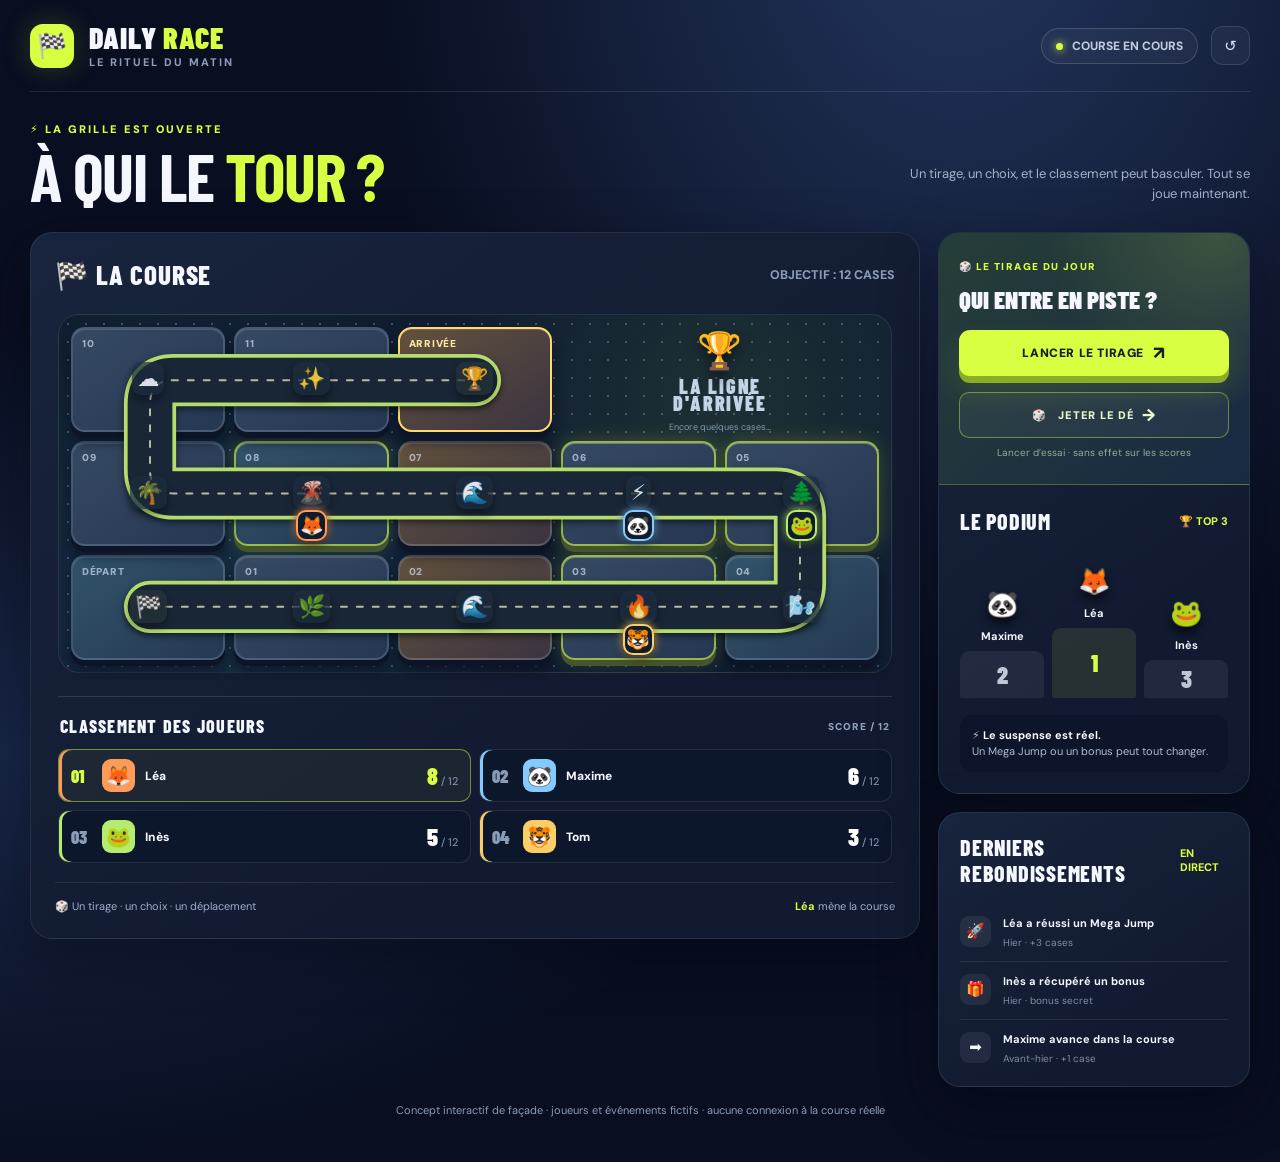
<file: dailyrace-rework-demo.html>
<!doctype html>
<html lang="fr">
<head>
<meta charset="utf-8">
<meta name="viewport" content="width=device-width,initial-scale=1">
<title>Daily Race — proposition de façade</title>
<style>
@import url('https://fonts.googleapis.com/css2?family=Barlow+Condensed:wght@600;700;800;900&family=DM+Sans:wght@400;500;600;700;800&display=swap');
:root{font-family:'DM Sans',system-ui,sans-serif;color:#f5f7ff;background:#090e20;font-size:15px}
*{box-sizing:border-box}body{margin:0;min-height:100vh;background:radial-gradient(ellipse at 75% -10%,#23365e 0,transparent 45%),radial-gradient(ellipse at 0% 65%,#182646 0,transparent 40%),#090e20}button{font:inherit;cursor:pointer}button:disabled{cursor:not-allowed;opacity:.45}button:focus-visible{outline:3px solid #fff;outline-offset:3px}.shell{max-width:1480px;margin:auto;padding:22px 30px 45px}.topbar{display:flex;align-items:center;justify-content:space-between;gap:20px;padding-bottom:22px;border-bottom:1px solid #ffffff1b}.brand{display:flex;align-items:center;gap:15px}.brandmark{display:grid;place-items:center;width:44px;height:44px;border-radius:13px;background:#d9ff43;color:#111c21;font-size:24px;box-shadow:0 0 30px #d9ff4330}.brandname{font-family:'Barlow Condensed',Impact,sans-serif;font-size:30px;letter-spacing:.03em;font-weight:900;line-height:1}.brandname span{color:#d9ff43}.brand small{display:block;color:#8f9bb7;font-size:11px;letter-spacing:.18em;margin-top:3px;font-weight:800}.topright{display:flex;align-items:center;gap:13px}.pill{border:1px solid #ffffff26;background:#ffffff0a;color:#c2cbe0;border-radius:30px;padding:9px 14px;font-size:12px;font-weight:800}.pill i{display:inline-block;width:7px;height:7px;border-radius:50%;background:#d9ff43;margin-right:6px;box-shadow:0 0 8px #d9ff43}.iconbtn{background:#ffffff0b;border:1px solid #ffffff1e;border-radius:12px;color:#dae2f4;width:39px;height:39px}.eyebrow{color:#d9ff43;text-transform:uppercase;font-size:11px;font-weight:900;letter-spacing:.19em}.heading{display:flex;align-items:end;justify-content:space-between;margin:30px 0 25px;gap:15px}.heading h1{font-family:'Barlow Condensed',Impact,sans-serif;font-size:clamp(42px,5.2vw,76px);line-height:.95;text-transform:uppercase;margin:8px 0 0;letter-spacing:-.018em}.heading h1 em{font-style:normal;color:#d9ff43}.heading .sub{color:#a5b1c9;line-height:1.5;margin:8px 0 4px;max-width:350px;text-align:right;font-size:13px}.layout{display:grid;grid-template-columns:minmax(0,1fr) 312px;gap:18px}.left{display:grid;gap:18px}.panel{background:linear-gradient(145deg,#18243d,#111a30 70%);border:1px solid #ffffff17;border-radius:22px;box-shadow:0 18px 55px #03071260;overflow:hidden}.panelhead{padding:20px 24px 0;display:flex;justify-content:space-between;align-items:center;gap:12px}.panelhead h2{font-size:13px;text-transform:uppercase;letter-spacing:.16em;margin:0;color:#b5c2da}.panelhead span{font-size:11px;color:#8594b0;font-weight:800}.arena{min-height:238px;display:grid;grid-template-columns:1fr 245px;position:relative;background:radial-gradient(circle at 36% 50%,#284475aa,transparent 48%),repeating-linear-gradient(115deg,#ffffff02 0 2px,transparent 2px 35px)}.arena:before{content:'';position:absolute;inset:0;pointer-events:none;background:linear-gradient(90deg,transparent,#ffffff05,transparent);transform:skewX(-17deg)}.arena-content{padding:28px 36px 30px;position:relative;z-index:1}.arena-tag{display:inline-block;background:#d9ff43;color:#131c25;border-radius:5px;font-size:10px;letter-spacing:.12em;font-weight:900;padding:7px 9px;text-transform:uppercase}.arena h2{font:900 clamp(34px,4vw,55px)/.96 'Barlow Condensed',Impact,sans-serif;text-transform:uppercase;margin:17px 0 9px}.arena h2 strong{color:#d9ff43}.arena p{color:#abb9d4;font-size:13px;margin:0 0 22px}.primary{border:0;border-radius:11px;background:#d9ff43;color:#172018;padding:15px 26px;font-weight:900;text-transform:uppercase;letter-spacing:.05em;box-shadow:0 7px 0 #8dad29,0 15px 30px #d9ff4322;transition:transform .18s,box-shadow .18s}.primary:hover:not(:disabled){transform:translateY(-3px);box-shadow:0 10px 0 #8dad29,0 17px 35px #d9ff4340}.primary:active:not(:disabled){transform:translateY(5px);box-shadow:0 2px 0 #8dad29}.arena-art{display:grid;place-items:center;position:relative}.arena-art:after{content:'';position:absolute;width:195px;height:195px;border:1px dashed #d9ff4350;border-radius:50%;transform:rotate(-25deg)}.big-helmet{font-size:105px;filter:drop-shadow(0 18px 9px #0007);transform:rotate(-12deg);z-index:1;animation:bob 3s ease-in-out infinite}.speedline{position:absolute;background:#d9ff4355;width:100px;height:3px;transform:rotate(-20deg);right:10px;top:65px;box-shadow:35px 38px #d9ff4335,-30px 78px #d9ff4335}.track{padding:0 24px 25px}.track-head{display:flex;align-items:center;justify-content:space-between;padding:21px 0 18px}.track-head h2,.standings h2,.feed h2{font:800 22px 'Barlow Condensed',Impact,sans-serif;text-transform:uppercase;letter-spacing:.035em;margin:0}.track-head small{color:#8c9bb8;font-weight:800}.ruler{display:grid;grid-template-columns:repeat(13,1fr);padding:0 15px 0 166px;margin-bottom:10px;color:#7688a9;font-size:10px;font-weight:800}.ruler span:last-child{color:#d9ff43;text-align:right}.ruler span:nth-child(4),.ruler span:nth-child(7),.ruler span:nth-child(10){color:#ffb459}.lane{display:grid;grid-template-columns:150px minmax(0,1fr) 49px;align-items:center;gap:12px;padding:11px 13px;border-radius:13px;margin:5px 0;border:1px solid transparent;transition:background .3s}.lane.leader{background:#ffffff0b;border-color:#d9ff4330}.runner{display:flex;align-items:center;gap:10px;min-width:0}.avatar{display:grid;place-items:center;width:38px;height:38px;flex:0 0 38px;background:var(--c);border:3px solid #ffffff30;border-radius:12px;font-size:22px;box-shadow:0 3px 10px #0006}.runner b{overflow:hidden;text-overflow:ellipsis;white-space:nowrap;font-size:13px}.runner small{display:block;color:#96a5c1;margin-top:2px;font-size:10px}.line{height:30px;position:relative;border-bottom:2px dashed #ffffff21;background:repeating-linear-gradient(90deg,transparent 0,transparent calc(25% - 2px),#ffffff14 calc(25% - 2px),#ffffff14 25%)}.line:after{content:'🏁';position:absolute;right:-8px;top:-8px;font-size:21px;opacity:.6}.fill{position:absolute;left:0;top:10px;height:8px;width:var(--progress);border-radius:9px;background:linear-gradient(90deg,var(--c),#fff);box-shadow:0 0 15px var(--c);transition:width .85s cubic-bezier(.25,.8,.2,1)}.token{position:absolute;left:var(--progress);top:-3px;transform:translateX(-50%);font-size:26px;filter:drop-shadow(0 3px 5px #0009);transition:left .85s cubic-bezier(.25,.8,.2,1)}.distance{font:900 21px 'Barlow Condensed',Impact,sans-serif;text-align:right}.distance span{color:#8795b0;font-size:12px}.race-footer{display:flex;align-items:center;justify-content:space-between;border-top:1px solid #ffffff16;margin-top:19px;padding-top:16px;color:#9daccc;font-size:11px}.race-footer b{color:#d9ff43}.aside{display:grid;gap:18px;align-content:start}.standings{padding:21px}.side-title{display:flex;justify-content:space-between;align-items:center;margin-bottom:18px}.side-title span{color:#d9ff43;font-size:11px;font-weight:800}.podium{display:flex;align-items:end;justify-content:center;gap:8px;text-align:center;padding-top:12px}.podium>div{flex:1;min-width:0}.podium .face{font-size:26px;display:block;filter:drop-shadow(0 7px 4px #0008);margin-bottom:8px}.podium b{display:block;font-size:11px;text-overflow:ellipsis;overflow:hidden;white-space:nowrap;margin-bottom:8px}.podium .step{display:grid;place-items:center;border-radius:9px 9px 2px 2px;background:#ffffff11;font:900 24px 'Barlow Condensed',Impact,sans-serif;height:47px;color:#bfc6d5}.podium>div:nth-child(2) .step{height:70px;color:#d9ff43;background:#d9ff431a}.podium>div:nth-child(3) .step{height:38px}.info-strip{background:#0c152a;border-radius:12px;padding:12px;margin-top:17px;color:#aebad4;font-size:11px;line-height:1.5}.info-strip strong{color:#fff}.feed{padding:21px}.event{display:flex;gap:12px;padding:12px 0;border-bottom:1px solid #ffffff14;align-items:start}.event:last-child{border:0;padding-bottom:0}.event .eventicon{display:grid;place-items:center;width:31px;height:31px;flex:0 0 31px;background:#ffffff11;border-radius:9px}.event b{display:block;font-size:11px;line-height:1.45}.event small{display:block;color:#7f8ea9;font-size:10px;margin-top:4px}.demo-note{margin:16px 0 0;color:#8c9bb7;font-size:11px;text-align:center}.overlay{position:fixed;inset:0;background:#05091acf;z-index:10;display:grid;place-items:center;padding:20px;backdrop-filter:blur(8px)}.overlay[hidden]{display:none}.reveal{position:relative;max-width:530px;width:100%;border:1px solid #d9ff4366;background:radial-gradient(circle at 50% 20%,#304b47,#182744 55%,#11192c);border-radius:28px;padding:39px 27px 32px;text-align:center;box-shadow:0 0 0 8px #d9ff430a,0 40px 100px #000b;overflow:hidden}.reveal:before{content:'';position:absolute;width:680px;height:680px;left:50%;top:-265px;transform:translateX(-50%);background:repeating-conic-gradient(from 7deg,#d9ff4307 0 12deg,transparent 12deg 26deg);pointer-events:none}.reveal>*{position:relative}.reveal .cap{font-size:11px;color:#d9ff43;font-weight:900;letter-spacing:.2em;text-transform:uppercase}.reveal .reveal-avatar{font-size:88px;display:block;margin:22px 0 2px;filter:drop-shadow(0 13px 8px #0008)}.reveal h2{font:900 57px/.9 'Barlow Condensed',Impact,sans-serif;text-transform:uppercase;margin:13px 0;color:#fff}.reveal h2 span{color:#d9ff43}.reveal p{color:#adbcd6;font-size:13px;line-height:1.5}.choices{display:grid;grid-template-columns:repeat(3,1fr);gap:9px;margin-top:23px}.choice{border:1px solid #ffffff25;background:#ffffff0c;color:#fff;border-radius:14px;min-height:95px;padding:12px 5px;transition:background .2s,transform .2s}.choice:hover{background:#d9ff4322;transform:translateY(-3px);border-color:#d9ff43}.choice span{display:block;font-size:25px;margin-bottom:4px}.choice b{font-size:12px}.choice small{display:block;color:#a8b5cf;font-size:10px;margin-top:3px}.close{position:absolute;top:12px;right:16px;color:#bdc8df;border:0;background:none;font-size:25px}.mini{font-size:11px;color:#8e9ebc;margin-top:18px}.resultbtn{margin-top:15px}.confetti{position:absolute;inset:0;overflow:hidden;pointer-events:none}.confetti i{position:absolute;left:var(--x);top:-20px;width:8px;height:14px;background:var(--color);transform:rotate(var(--rot));animation:fall 1.7s ease-in forwards;animation-delay:var(--delay)}@keyframes fall{to{top:105%;transform:rotate(650deg)}}@keyframes bob{50%{transform:rotate(-8deg) translateY(-11px)}}@media(max-width:1000px){.layout{grid-template-columns:1fr}.aside{grid-template-columns:1fr 1fr}.arena{grid-template-columns:1fr 200px}}@media(max-width:650px){.shell{padding:14px}.topright .pill{display:none}.heading{display:block;margin:27px 0 19px}.heading .sub{text-align:left}.arena{grid-template-columns:1fr 95px;min-height:230px}.arena-content{padding:25px 20px}.arena h2{font-size:38px}.arena-art:after{display:none}.big-helmet{font-size:55px}.speedline{display:none}.track{padding:0 11px 18px}.track-head{padding:18px 6px}.ruler{padding-left:104px}.lane{grid-template-columns:87px minmax(0,1fr) 34px;gap:4px;padding:10px 5px}.runner{gap:4px}.runner b{font-size:10px}.runner small{display:none}.avatar{width:29px;height:29px;flex-basis:29px;font-size:16px}.distance{font-size:16px}.aside{grid-template-columns:1fr}.race-footer{padding:14px 6px}.reveal h2{font-size:44px}.choices{gap:5px}.choice b{font-size:10px}.choice small{font-size:9px}}@media(prefers-reduced-motion:reduce){*,*:before,*:after{animation-duration:.01ms!important;transition-duration:.01ms!important}}

/* Plateau en cases : l'interface montre les positions, sans ajouter de règles de cases. */
.board-wrap{padding:4px 3px 8px;overflow:hidden}.board{display:grid;grid-template-columns:repeat(5,minmax(0,1fr));grid-template-rows:repeat(3,105px);gap:9px;position:relative;padding:12px;border-radius:21px;background:radial-gradient(circle at 80% 24%,#44673d42,transparent 38%),radial-gradient(circle at 18% 84%,#3788a42a,transparent 45%),#101d31;border:1px solid #ffffff18}.board:before{content:'';position:absolute;inset:0;opacity:.26;background-image:radial-gradient(#b9dbfa 1px,transparent 1px);background-size:18px 18px;pointer-events:none}.tile{z-index:1;position:relative;min-width:0;overflow:visible;border-radius:14px;border:2px solid #7d91a655;background:linear-gradient(145deg,#364963,#263752);box-shadow:inset 0 1px #ffffff24,0 6px 0 #0b1527,0 11px 12px #050a1580;display:flex;flex-direction:column;align-items:center;justify-content:center;transition:transform .25s,box-shadow .25s}.tile:nth-child(4n+2){background:linear-gradient(145deg,#31536b,#253951)}.tile:nth-child(5n+4){background:linear-gradient(145deg,#62513e,#3b3441)}.tile--busy{border-color:#d9ff439e;box-shadow:inset 0 1px #ffffff48,0 6px 0 #45542c,0 0 20px #d9ff4333}.tile--start{background:linear-gradient(145deg,#3d5857,#263e4a)}.tile--finish{background:linear-gradient(145deg,#7b6530,#413b37);border-color:#ffd970}.tile-number{position:absolute;top:8px;left:9px;color:#d9e4f4aa;font-size:10px;font-weight:900;letter-spacing:.07em}.tile--finish .tile-number{color:#ffe9a1}.tile-terrain{font-size:29px;opacity:.55;filter:drop-shadow(0 5px 4px #0008);transform:translateY(3px)}.tile-pilots{position:absolute;bottom:5px;left:4px;right:4px;display:flex;align-items:center;justify-content:center;flex-wrap:wrap;gap:2px}.pilot{display:grid;place-items:center;width:31px;height:31px;border:2px solid var(--pilot);border-radius:10px;background:#101b2d;font-size:19px;box-shadow:0 4px 8px #0009,0 0 8px var(--pilot);animation:pilot-arrive .55s cubic-bezier(.2,1.5,.5,1)}.pilot--active{animation:pilot-arrive .55s cubic-bezier(.2,1.5,.5,1),pilot-pulse 1.5s ease-in-out infinite}.finish-deco{grid-column:4/6;grid-row:1;z-index:1;display:flex;align-items:center;justify-content:center;flex-direction:column;text-align:center;color:#c5d3e6;letter-spacing:.12em}.finish-deco>span{font-size:36px;filter:drop-shadow(0 7px 7px #0008)}.finish-deco b{font:900 20px/.88 'Barlow Condensed',Impact,sans-serif;margin-top:4px}.finish-deco small{font-size:9px;color:#8197b6;margin-top:8px;letter-spacing:0}@keyframes pilot-arrive{from{transform:translateY(-18px) scale(.4);opacity:.3}to{transform:translateY(0) scale(1);opacity:1}}@keyframes pilot-pulse{50%{box-shadow:0 0 0 5px #d9ff4330,0 0 16px var(--pilot)}}@media(max-width:650px){.board{grid-template-rows:repeat(3,78px);gap:5px;padding:7px}.tile{border-radius:9px;box-shadow:0 4px 0 #0b1527,0 7px 8px #050a1566}.tile-number{font-size:8px;top:5px;left:4px}.tile-terrain{font-size:19px}.pilot{width:23px;height:23px;font-size:14px;border-radius:7px}.tile-pilots{bottom:3px;left:1px;right:1px;gap:0}.finish-deco>span{font-size:27px}.finish-deco b{font-size:15px}.finish-deco small{font-size:8px}}
.draw-box{margin:-21px -21px 23px;padding:22px 20px 25px;background:radial-gradient(circle at 90% 0%,#dcff4628,transparent 46%),linear-gradient(135deg,#263e38,#182943);border-bottom:1px solid #d9ff4338}.draw-box__kicker{color:#d9ff43;letter-spacing:.14em;font-size:10px;font-weight:900}.draw-box p{font:900 25px/.95 'Barlow Condensed',Impact,sans-serif;text-transform:uppercase;margin:13px 0 18px}.draw-box__button{width:100%;font-size:12px;padding:15px 13px;display:flex;justify-content:center;align-items:center;gap:9px}.draw-box__button span{font-size:18px;line-height:.7}.left{align-content:start}.track{min-height:480px}.track-head{padding-top:25px}.track-head h2{font-size:27px}@media(max-width:1000px){.aside{grid-template-columns:minmax(0,1fr) minmax(0,1fr)}}@media(max-width:650px){.track{min-height:0}.track-head h2{font-size:24px}.aside{grid-template-columns:1fr}.draw-box{margin-bottom:20px}}

.score-section{margin:15px 3px 0;border-top:1px solid #ffffff20;padding-top:18px}.score-section__head{display:flex;align-items:center;justify-content:space-between;gap:10px;margin:0 2px 12px}.score-section__head h3{font:800 18px 'Barlow Condensed',Impact,sans-serif;letter-spacing:.07em;margin:0}.score-section__head>span{font-size:10px;color:#8fa0bc;font-weight:900;letter-spacing:.1em}.score-list{display:grid;grid-template-columns:repeat(2,minmax(0,1fr));gap:8px;list-style:none;margin:0;padding:0}.score-row{display:flex;align-items:center;gap:10px;background:#0d172c;border:1px solid #ffffff18;border-radius:11px;padding:9px 12px;min-width:0;box-shadow:inset 3px 0 var(--player-color)}.score-row--first{border-color:#d9ff4377;background:#d9ff430c}.score-row__rank{font:900 18px 'Barlow Condensed',Impact,sans-serif;color:#8b9cb8;width:21px;flex:none}.score-row--first .score-row__rank{color:#d9ff43}.score-row__avatar{display:grid;place-items:center;width:33px;height:33px;border-radius:9px;background:var(--player-color);font-size:20px;flex:none}.score-row__name{font-size:12px;font-weight:800;white-space:nowrap;overflow:hidden;text-overflow:ellipsis}.score-row__points{display:flex;align-items:baseline;gap:3px;margin-left:auto;white-space:nowrap;color:#fff}.score-row__points b{font:900 24px 'Barlow Condensed',Impact,sans-serif}.score-row__points small{font-size:11px;color:#8b9cb8}.score-row--first .score-row__points b{color:#d9ff43}@media(max-width:650px){.score-list{grid-template-columns:1fr}.score-row{padding:7px 10px}.score-section{margin-top:9px}}

/* Route SVG au-dessus des cases, contenu des cases au premier plan. */
.board .tile{z-index:auto}.board-road{position:absolute;inset:0;width:100%;height:100%;z-index:2;pointer-events:none;overflow:visible;filter:drop-shadow(0 3px 3px #0008)}.board-road__edge{fill:none;stroke:#b5db6d;stroke-linecap:round;stroke-linejoin:round}.board-road__surface{fill:none;stroke:#192636;stroke-linecap:round;stroke-linejoin:round}.board-road__center{fill:none;stroke:#f7f3d1;stroke-linecap:round;stroke-linejoin:round;stroke-dasharray:6 10;opacity:.72}.tile-number,.tile-terrain,.tile-pilots{z-index:3}.tile-terrain{background:#1e3042c9;border-radius:9px;padding:2px 5px;opacity:.88;transform:translateY(-1px);font-size:22px}.tile--start .tile-terrain,.tile--finish .tile-terrain{background:#28383ebc}.tile-pilots{bottom:3px}.pilot{position:relative;z-index:4}@media(max-width:650px){.tile-terrain{font-size:14px;padding:1px 3px;border-radius:5px;transform:translateY(-4px)}.tile-pilots{bottom:2px}}

[hidden]{display:none!important}.dice-try{display:flex;align-items:center;justify-content:center;width:100%;gap:4px;margin-top:16px;padding:11px 9px;background:#ffffff0c;border:1px solid #d9ff4366;border-radius:10px;color:#e9f8cb;font-size:11px;font-weight:900;letter-spacing:.07em;transition:background .2s}.dice-try:hover{background:#d9ff4329}.dice-try>span{margin-left:3px;font-size:17px}.dice-try-note{display:block;text-align:center;color:#96a998;font-size:10px;margin-top:8px}.dice-stage{display:grid;justify-items:center;gap:15px;margin:20px 0 6px}.dice-stage .primary{width:min(100%,270px)}.dice-rule{color:#dbe9c0;font-weight:800;font-size:12px}.die{width:92px;height:92px;background:linear-gradient(145deg,#fff,#d8e3d8);border:4px solid #f8ffed;border-radius:18px;box-shadow:0 9px 0 #a3b4ab,0 20px 26px #0009;display:grid;grid-template-columns:repeat(3,1fr);grid-template-rows:repeat(3,1fr);padding:12px;gap:4px;transform:rotate(-9deg)}.die i{display:none;align-self:center;justify-self:center;width:13px;height:13px;border-radius:50%;background:#25334a;box-shadow:inset 1px 2px 2px #0009}.die[data-value="1"] i:nth-child(5),.die[data-value="2"] i:nth-child(1),.die[data-value="2"] i:nth-child(9),.die[data-value="3"] i:nth-child(1),.die[data-value="3"] i:nth-child(5),.die[data-value="3"] i:nth-child(9),.die[data-value="4"] i:nth-child(1),.die[data-value="4"] i:nth-child(3),.die[data-value="4"] i:nth-child(7),.die[data-value="4"] i:nth-child(9),.die[data-value="5"] i:nth-child(1),.die[data-value="5"] i:nth-child(3),.die[data-value="5"] i:nth-child(5),.die[data-value="5"] i:nth-child(7),.die[data-value="5"] i:nth-child(9),.die[data-value="6"] i:nth-child(1),.die[data-value="6"] i:nth-child(3),.die[data-value="6"] i:nth-child(4),.die[data-value="6"] i:nth-child(6),.die[data-value="6"] i:nth-child(7),.die[data-value="6"] i:nth-child(9){display:block}.die.is-rolling{animation:dice-shake .17s linear infinite alternate}@keyframes dice-shake{from{transform:rotate(-17deg) translate(-6px,2px) scale(.97)}to{transform:rotate(15deg) translate(6px,-5px) scale(1.05)}}@media(prefers-reduced-motion:reduce){.die.is-rolling{animation:none}}

/* Dé tactile : matière ivoire, bords biseautés et pips creusés. */
.die{position:relative;isolation:isolate;width:104px;height:104px;padding:14px;gap:5px;border:1px solid #fffef8;border-radius:22px;background:linear-gradient(145deg,#fffef8 0%,#f5f0e5 48%,#d9d1c2 100%);box-shadow:inset 0 2px 1px #ffffff,inset 0 -5px 8px #a79d8e,0 2px 0 #b7ae9f,0 5px 0 #898273,0 8px 0 #625d53,0 15px 23px #0009,0 0 22px #fff8;transform:perspective(500px) rotateX(7deg) rotateZ(-8deg);transition:filter .2s}.die:before{content:'';position:absolute;inset:4px;border-radius:17px;border:1px solid #ffffffa6;background:linear-gradient(135deg,#ffffff55,transparent 38%,#82796912);pointer-events:none;z-index:1}.die:after{content:'';position:absolute;left:16px;right:16px;top:8px;height:20px;border-radius:50%;background:linear-gradient(#fff9,transparent);filter:blur(6px);pointer-events:none;z-index:1}.die i{position:relative;z-index:2;width:15px;height:15px;background:radial-gradient(circle at 32% 27%,#526178,#1b293e 65%,#101a2a);border:1px solid #18253a;box-shadow:inset 1px 1px 1px #ffffff75,inset -2px -3px 4px #080e19,0 1px 2px #fff7;transform:scale(.95)}.die[data-value="1"] i:nth-child(5){width:17px;height:17px;background:radial-gradient(circle at 34% 27%,#c8ff7d,#75b923 66%,#426e17);border-color:#659626;box-shadow:inset 1px 1px 2px #ffffffc7,inset -2px -3px 4px #456f18,0 2px 3px #71834c88}.die.is-rolling{animation:dice-shake .13s ease-in-out infinite alternate;filter:drop-shadow(0 10px 10px #0008)}@keyframes dice-shake{from{transform:perspective(500px) rotateX(-13deg) rotateZ(-22deg) translate(-5px,2px)}to{transform:perspective(500px) rotateX(18deg) rotateZ(18deg) translate(5px,-7px)}}@media(max-width:650px){.die{width:94px;height:94px;padding:13px;border-radius:20px}.die:before{border-radius:15px}.die i{width:14px;height:14px}}

/* Face SVG avec les dispositions classiques des six faces d’un dé. */
.die-svg{display:block;width:112px;height:112px;overflow:visible;filter:drop-shadow(0 9px 11px #0008);transform:perspective(500px) rotateX(7deg) rotateZ(-8deg);transform-origin:center;transition:filter .2s}.die-svg .pips{display:none}.die-svg .pips circle{fill:url(#pipFace);filter:url(#pipShadow)}.die-svg[data-value="1"] .pip-1,.die-svg[data-value="2"] .pip-2,.die-svg[data-value="3"] .pip-3,.die-svg[data-value="4"] .pip-4,.die-svg[data-value="5"] .pip-5,.die-svg[data-value="6"] .pip-6{display:block}.die-svg.is-rolling{animation:svg-die-roll .14s ease-in-out infinite alternate;filter:drop-shadow(0 15px 13px #0009)}@keyframes svg-die-roll{from{transform:perspective(500px) rotateX(-15deg) rotateZ(-24deg) translate(-5px,2px)}to{transform:perspective(500px) rotateX(20deg) rotateZ(19deg) translate(5px,-7px)}}@media(max-width:650px){.die-svg{width:102px;height:102px}}@media(prefers-reduced-motion:reduce){.die-svg.is-rolling{animation:none}}

/* Dé spécial à quatre résultats : nombre de cases ou boîte cadeau. */
.die-svg .special-face{display:none}.die-svg[data-value="1"] .face-1,.die-svg[data-value="2"] .face-2,.die-svg[data-value="3"] .face-3,.die-svg[data-value="4"] .face-4{display:block}.die-svg .die-number{font-family:Impact,'Barlow Condensed',sans-serif;font-size:43px;font-weight:900;text-anchor:middle;dominant-baseline:middle;fill:#202e41;paint-order:stroke;stroke:#fff8;stroke-width:.8px}.die-svg .road-mark{fill:none;stroke:#82b938;stroke-width:3;stroke-linecap:round;stroke-linejoin:round}.die-svg .road-mark path:first-child{stroke:#293c52;stroke-width:6}.die-svg .road-mark path:last-child{stroke:#e2ffad;stroke-width:2;stroke-dasharray:2 4}.die-svg .gift-ribbon{fill:none;stroke:#d64d57;stroke-width:6;stroke-linecap:round;stroke-linejoin:round}.die-svg .gift-bow{fill:#ffcc55;stroke:#ad7531;stroke-width:2;stroke-linejoin:round}
</style>
</head>
<body>
<main class="shell">
  <header class="topbar"><div class="brand"><div class="brandmark">🏁</div><div><div class="brandname">DAILY <span>RACE</span></div><small>LE RITUEL DU MATIN</small></div></div><div class="topright"><span class="pill"><i></i> COURSE EN COURS</span><button class="iconbtn" id="reset" title="Réinitialiser la démo" aria-label="Réinitialiser la démo">↺</button></div></header>
  <div class="heading"><div><div class="eyebrow">⚡ LA GRILLE EST OUVERTE</div><h1>À QUI LE <em>TOUR ?</em></h1></div><p class="sub">Un tirage, un choix, et le classement peut basculer. Tout se joue maintenant.</p></div>
  <div class="layout"><div class="left">
    <section class="panel track" aria-label="Progression des joueurs"><div class="track-head"><h2>🏁 LA COURSE</h2><small>OBJECTIF : 12 CASES</small></div><div class="board-wrap"><div class="board" id="board" aria-live="polite"></div></div><div class="score-section"><div class="score-section__head"><h3>CLASSEMENT DES JOUEURS</h3><span>SCORE / 12</span></div><ol class="score-list" id="score-list" aria-live="polite"></ol></div><div class="race-footer"><span>🎲 Un tirage · un choix · un déplacement</span><span><b id="leader">—</b> mène la course</span></div></section>
  </div><aside class="aside"><section class="panel standings"><div class="draw-box"><span class="draw-box__kicker">🎲 LE TIRAGE DU JOUR</span><p>Qui entre en piste ?</p><button class="primary draw-box__button" id="draw">LANCER LE TIRAGE <span aria-hidden="true">↗</span></button><button class="dice-try" id="try-die" type="button">🎲 &nbsp; JETER LE DÉ <span aria-hidden="true">→</span></button><small class="dice-try-note">Lancer d’essai · sans effet sur les scores</small></div><div class="side-title"><h2>LE PODIUM</h2><span>🏆 TOP 3</span></div><div class="podium" id="podium"></div><div class="info-strip">⚡ <strong>Le suspense est réel.</strong><br>Un Mega Jump ou un bonus peut tout changer.</div></section><section class="panel feed"><div class="side-title"><h2>DERNIERS REBONDISSEMENTS</h2><span>EN DIRECT</span></div><div id="events"></div></section></aside></div>
  <p class="demo-note">Concept interactif de façade · joueurs et événements fictifs · aucune connexion à la course réelle</p>
</main>
<div class="overlay" id="overlay" hidden><div class="reveal" role="dialog" aria-modal="true" aria-labelledby="modal-title"><div class="confetti" id="confetti"></div><button class="close" id="close" aria-label="Fermer">×</button><div class="cap" id="modal-cap">LE TIRAGE COMMENCE</div><span class="reveal-avatar" id="modal-avatar">🎲</span><h2 id="modal-title">QUI SERA <span>CHOISI ?</span></h2><p id="modal-desc">La grille retient son souffle…</p><div class="dice-stage" id="dice-stage" hidden><svg class="die-svg" id="die" viewBox="0 0 100 100" role="img" aria-label="Dé, face 1" data-value="1">
  <defs>
    <linearGradient id="dieFace" x1="0" y1="0" x2="1" y2="1"><stop offset="0" stop-color="#fffef7"/><stop offset=".5" stop-color="#f5efdf"/><stop offset="1" stop-color="#d2c9b8"/></linearGradient>
    <radialGradient id="pipFace" cx="30%" cy="24%"><stop offset="0" stop-color="#526178"/><stop offset=".62" stop-color="#26364c"/><stop offset="1" stop-color="#111c2c"/></radialGradient>
    <filter id="pipShadow" x="-35%" y="-35%" width="170%" height="180%"><feDropShadow dx="1" dy="2" stdDeviation="1.2" flood-color="#101827" flood-opacity=".45"/></filter>
    <linearGradient id="shine" x1="0" y1="0" x2="0" y2="1"><stop stop-color="#fff" stop-opacity=".64"/><stop offset="1" stop-color="#fff" stop-opacity="0"/></linearGradient>
  </defs>
  <rect x="5" y="5" width="90" height="90" rx="21" fill="#090f1b" opacity=".3" transform="translate(0 3)"/>
  <rect x="4" y="3" width="92" height="92" rx="21" fill="url(#dieFace)" stroke="#fffdf4" stroke-width="2"/>
  <rect x="8" y="7" width="84" height="84" rx="17" fill="none" stroke="#c5bdaf" stroke-opacity=".58"/>
  <path d="M15 10 Q50 1 85 10 Q90 12 90 19 L90 27 Q52 17 10 29 L10 19 Q10 12 15 10Z" fill="url(#shine)"/>
  <g class="special-face face-1"><text x="50" y="51" class="die-number">1</text><g class="road-mark"><path d="M38 71h24M41 76h18"/><path d="M50 65v13"/></g></g>
  <g class="special-face face-2"><text x="50" y="51" class="die-number">2</text><g class="road-mark"><path d="M38 71h24M41 76h18"/><path d="M50 65v13"/></g></g>
  <g class="special-face face-3"><text x="50" y="51" class="die-number">3</text><g class="road-mark"><path d="M38 71h24M41 76h18"/><path d="M50 65v13"/></g></g>
  <g class="special-face face-4"><path class="gift-ribbon" d="M50 40v34M32 51h36M34 51v24h32V51"/><path class="gift-bow" d="M50 49c-12-1-19-6-15-11 4-4 11 2 15 11Zm0 0c12-1 19-6 15-11-4-4-11 2-15 11Z"/></g>
</svg><div class="dice-rule">1–3 : avance du nombre indiqué &nbsp;·&nbsp; 4 : boîte surprise</div><button class="primary" id="roll-die" type="button">🎲 &nbsp; JETER LE DÉ</button></div><div class="choices" id="choices" hidden><button class="choice" data-choice="advance"><span>➡️</span><b>AVANCER</b><small>+1 case sûre</small></button><button class="choice" data-choice="jump"><span>🎲</span><b>DÉ DU CIRCUIT</b><small>1–3 cases ou boîte surprise</small></button><button class="choice" data-choice="bonus"><span>🎁</span><b>CAISSE BONUS</b><small>Surprise !</small></button></div><button class="primary resultbtn" id="continue" hidden>CONTINUER LA COURSE</button><div class="mini" id="mini">Démo : les probabilités sont simulées.</div></div></div>
<script>
const initial=[{name:'Léa',avatar:'🦊',color:'#fe9b58',position:8},{name:'Maxime',avatar:'🐼',color:'#84caff',position:6},{name:'Inès',avatar:'🐸',color:'#b5ec70',position:5},{name:'Tom',avatar:'🐯',color:'#f9ce67',position:3}];
let players=structuredClone(initial),active=null,busy=false,rollInterval=null,rollTimeout=null,rollSession=0,dicePreview=false;
let events=[['🚀','Léa a réussi un Mega Jump','Hier · +3 cases'],['🎁','Inès a récupéré un bonus','Hier · bonus secret'],['➡️','Maxime avance dans la course','Avant-hier · +1 case']];
const $=id=>document.getElementById(id),overlay=$('overlay');
const ordered=()=>[...players].sort((a,b)=>b.position-a.position);
function drawRoad(){
  const board=$('board'),tiles=[...board.querySelectorAll('.tile')];
  if(tiles.length!==13)return;
  board.querySelector('.board-road')?.remove();
  const bounds=board.getBoundingClientRect();
  const points=tiles.map(tile=>{const r=tile.getBoundingClientRect();return{x:r.left-bounds.left+r.width/2,y:r.top-bounds.top+r.height/2}});
  const radius=Math.min(24,tiles[0].getBoundingClientRect().width*.22);
  let d=`M ${points[0].x} ${points[0].y}`;
  for(let i=1;i<points.length-1;i++){
    const a=points[i-1],b=points[i],c=points[i+1];
    const incoming={x:Math.sign(b.x-a.x),y:Math.sign(b.y-a.y)};
    const outgoing={x:Math.sign(c.x-b.x),y:Math.sign(c.y-b.y)};
    if(incoming.x!==outgoing.x||incoming.y!==outgoing.y){
      d+=` L ${b.x-incoming.x*radius} ${b.y-incoming.y*radius} Q ${b.x} ${b.y} ${b.x+outgoing.x*radius} ${b.y+outgoing.y*radius}`;
    }else d+=` L ${b.x} ${b.y}`;
  }
  d+=` L ${points.at(-1).x} ${points.at(-1).y}`;
  const ns='http://www.w3.org/2000/svg';
  const svg=document.createElementNS(ns,'svg');
  svg.setAttribute('class','board-road');svg.setAttribute('viewBox',`0 0 ${bounds.width} ${bounds.height}`);svg.setAttribute('aria-hidden','true');
  const width=Math.min(45,Math.max(25.5,tiles[0].getBoundingClientRect().width*.45));
  for(const [cls,strokeWidth] of [['board-road__edge',width+7.5],['board-road__surface',width],['board-road__center',2]]){
    const path=document.createElementNS(ns,'path');path.setAttribute('class',cls);path.setAttribute('d',d);path.setAttribute('stroke-width',strokeWidth);svg.append(path);
  }
  board.prepend(svg);
}
window.addEventListener('resize',()=>requestAnimationFrame(drawRoad));

function render(){let list=ordered();$('board').innerHTML=Array.from({length:13},(_,n)=>{const row=n<5?3:n<10?2:1,col=n<5?n+1:n<10?10-n:n-9,occupants=players.filter(p=>p.position===n),terrain=['🏁','🌿','🌊','🔥','🌬️','🌲','⚡','🌊','🌋','🌴','☁️','✨','🏆'][n];return `<div class="tile ${n===0?'tile--start':''} ${n===12?'tile--finish':''} ${occupants.length?'tile--busy':''}" style="grid-row:${row};grid-column:${col}" aria-label="Case ${n}${occupants.length?' : '+occupants.map(p=>p.name).join(', '):''}"><span class="tile-number">${n===0?'DÉPART':n===12?'ARRIVÉE':String(n).padStart(2,'0')}</span><span class="tile-terrain" aria-hidden="true">${terrain}</span><div class="tile-pilots">${occupants.map(p=>`<span class="pilot ${active===p?'pilot--active':''}" style="--pilot:${p.color}" title="${p.name} · case ${n}">${p.avatar}</span>`).join('')}</div></div>`}).join('')+`<div class="finish-deco"><span>🏆</span><b>LA LIGNE<br>D'ARRIVÉE</b><small>Encore quelques cases…</small></div>`;$('score-list').innerHTML=list.map((p,i)=>`<li class="score-row ${i===0?'score-row--first':''}" style="--player-color:${p.color}"><span class="score-row__rank">${String(i+1).padStart(2,'0')}</span><span class="score-row__avatar">${p.avatar}</span><span class="score-row__name">${p.name}</span><span class="score-row__points"><b>${p.position}</b><small>/ 12</small></span></li>`).join('');$('leader').textContent=list[0].name;$('podium').innerHTML=[list[1],list[0],list[2]].map((p,i)=>`<div><span class="face">${p.avatar}</span><b>${p.name}</b><div class="step">${[2,1,3][i]}</div></div>`).join('');$('events').innerHTML=events.slice(0,3).map(e=>`<div class="event"><span class="eventicon">${e[0]}</span><div><b>${e[1]}</b><small>${e[2]}</small></div></div>`).join('');requestAnimationFrame(drawRoad)}
function open(){overlay.hidden=false;$('close').focus()}function close(){rollSession++;clearInterval(rollInterval);clearTimeout(rollTimeout);$('die').classList.remove('is-rolling');overlay.hidden=true;busy=false;$('draw').disabled=false;$('draw').focus()}
function scene(cap,avatar,title,desc,choices=false,cont=false){$('modal-cap').textContent=cap;$('modal-avatar').textContent=avatar;$('modal-avatar').hidden=false;$('modal-title').innerHTML=title;$('modal-desc').textContent=desc;$('choices').hidden=!choices;$('continue').hidden=!cont;$('dice-stage').hidden=true;$('roll-die').hidden=false;$('roll-die').disabled=false}
function confetti(){const colors=['#d9ff43','#ffab64','#80d7ff','#f788d0'];$('confetti').innerHTML=Array.from({length:30},(_,i)=>`<i style="--x:${Math.random()*100}%;--color:${colors[i%4]};--rot:${Math.random()*360}deg;--delay:${Math.random()*.45}s"></i>`).join('');setTimeout(()=>$('confetti').innerHTML='',2400)}
$('draw').onclick=()=>{if(busy)return;busy=true;$('draw').disabled=true;open();scene('LE TIRAGE COMMENCE','🎲','QUI SERA <span>CHOISI ?</span>','La grille retient son souffle…');const end=Date.now()+1800;function tick(){const p=players[Math.floor(Math.random()*players.length)];$('modal-avatar').textContent=p.avatar;$('modal-title').textContent=p.name.toUpperCase()+' ?';if(Date.now()<end)setTimeout(tick,85+Math.random()*105);else{active=players[Math.floor(Math.random()*players.length)];scene('PILOTE DU JOUR',active.avatar,active.name.toUpperCase()+' <span>ENTRE EN PISTE !</span>','Choisis ton action. Chaque option peut changer la course.',true);confetti()}}tick()};
const die=$('die');
function setDie(value){die.dataset.value=String(value);die.setAttribute('aria-label',value===4?'Dé spécial : boîte surprise':'Dé spécial : '+value+' case'+(value>1?'s':'')+' et icône de route')}
function showDiceStage(preview){
  dicePreview=preview;
  scene(preview?'DÉ D’ESSAI':'DÉ DU CIRCUIT',preview?'🎲':active.avatar,preview?'ON LANCE <span>LE DÉ ?</span>':`${active.name.toUpperCase()} <span>LANCE LE DÉ !</span>`,preview?'L’essai ne change aucun score. 1 à 3 : route. 4 : boîte surprise.':'Le résultat indique le nombre de cases à parcourir, ou révèle une boîte surprise.');
  $('modal-avatar').hidden=true;$('dice-stage').hidden=false;die.classList.remove('is-rolling');setDie(1);
  $('roll-die').focus();
}
function resolveChoice(choice,roll=null){
  if(!active)return;
  let icon='➡️',message='avance d’une case !',detail='+1 case';
  if(choice==='advance')active.position++;
  if(choice==='jump'){
    if(roll===4){icon='🎁';message='décroche une boîte surprise !';detail='Boîte surprise'}
    else{active.position+=roll;icon='🛣️';message=`avance de ${roll} case${roll>1?'s':''} !`;detail=`+${roll} case${roll>1?'s':''}`}
  }
  if(choice==='bonus'){icon='🎁';message='ouvre une caisse bonus !';detail='Bonus secret obtenu'}
  active.position=Math.min(12,active.position);
  events.unshift([icon,`${active.name} ${message}`,'À l’instant · '+detail]);render();
  scene('RÉSULTAT DU TOUR',active.avatar,choice==='bonus'?'CAISSE <span>OUVERTE !</span>':choice==='jump'?(roll===4?'BOÎTE <span>SURPRISE !</span>':`+${roll} CASE${roll>1?'S':''} <span>🛣️</span>`):'UNE CASE <span>DE PLUS !</span>',`${active.name} ${message} ${detail}${roll!==null?` (dé : ${roll})`:''}.`,false,true);
  if(choice==='jump'){$('modal-avatar').hidden=true;$('dice-stage').hidden=false;$('roll-die').hidden=true}
  if(active.position===12){$('modal-cap').textContent='🏆 VICTOIRE';$('modal-title').innerHTML=active.name.toUpperCase()+' <span>GAGNE !</span>'}
  confetti();
}
$('try-die').onclick=()=>{if(!overlay.hidden)return;open();showDiceStage(true)};
$('roll-die').onclick=()=>{
  const button=$('roll-die');button.disabled=true;die.classList.add('is-rolling');
  const session=++rollSession;
  rollInterval=setInterval(()=>setDie(1+Math.floor(Math.random()*4)),75);
  rollTimeout=setTimeout(()=>{
    clearInterval(rollInterval);if(session!==rollSession)return;
    const roll=1+Math.floor(Math.random()*4);setDie(roll);die.classList.remove('is-rolling');
    if(dicePreview){scene('LANCER D’ESSAI','🎲',roll===4?'BOÎTE <span>SURPRISE !</span>':`${roll} <span>🛣️</span>`,roll===4?'Résultat du dé : boîte surprise. Le classement reste inchangé.':`Résultat du dé : le pilote avancerait de ${roll} case${roll>1?'s':''}. Le classement reste inchangé.`,false,true);$('modal-avatar').hidden=true;$('dice-stage').hidden=false;button.hidden=true}
    else resolveChoice('jump',roll);
  },1250);
};
document.querySelectorAll('[data-choice]').forEach(b=>b.onclick=()=>{if(!active)return;const choice=b.dataset.choice;if(choice==='jump'){showDiceStage(false);return}resolveChoice(choice)});
$('continue').onclick=close;$('close').onclick=close;overlay.addEventListener('click',e=>{if(e.target===overlay)close()});document.addEventListener('keydown',e=>{if(e.key==='Escape'&&!overlay.hidden)close()});$('reset').onclick=()=>{players=structuredClone(initial);events=[['🚀','Léa a réussi un Mega Jump','Hier · +3 cases'],['🎁','Inès a récupéré un bonus','Hier · bonus secret'],['➡️','Maxime avance dans la course','Avant-hier · +1 case']];close();render()};render();
</script>
</body></html>
</file>
